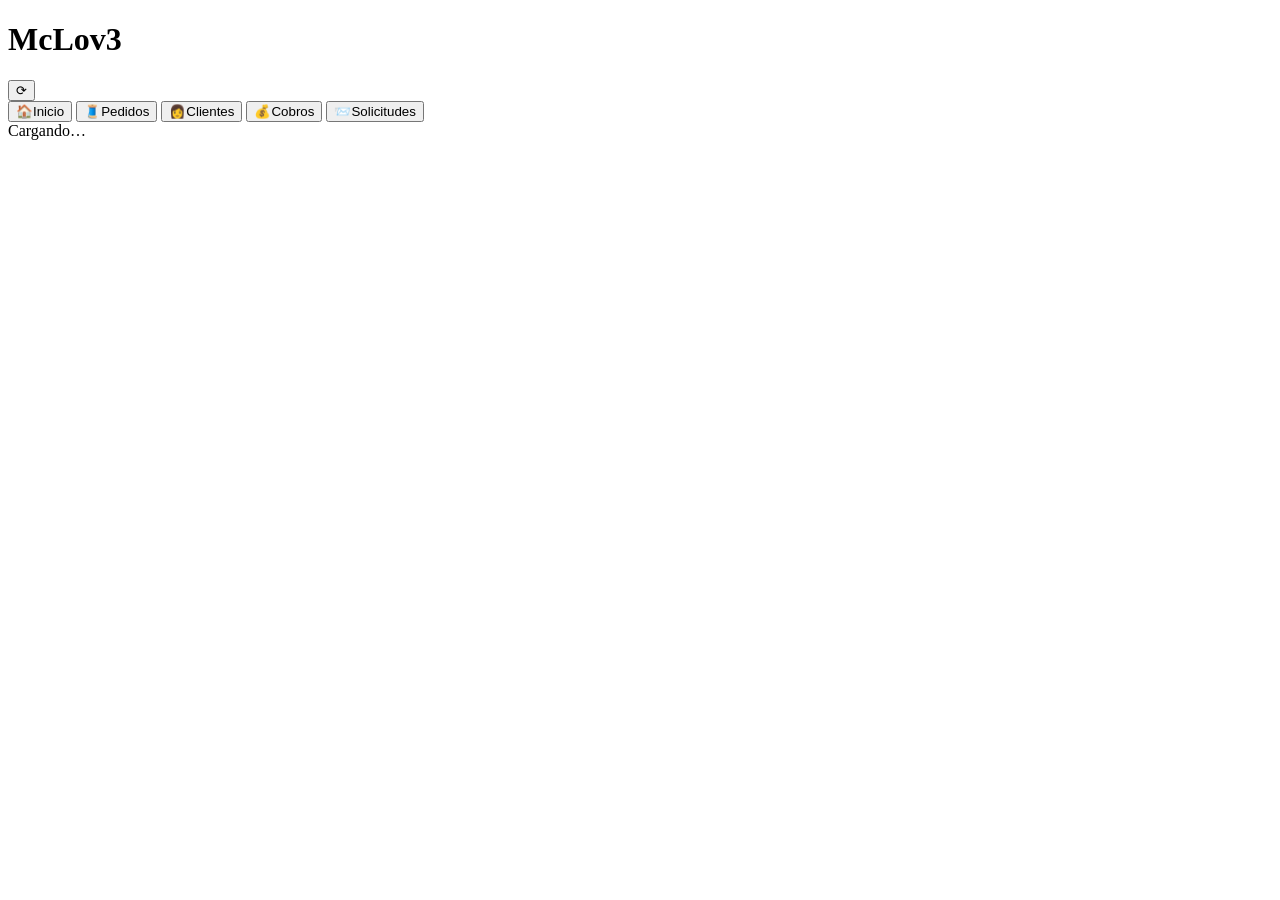
<file: crm/index.html>
<!DOCTYPE html>
<html lang="es">
<head>
  <base target="_top">
  <meta charset="utf-8">
  <meta name="viewport" content="width=device-width, initial-scale=1">
  <?!= include('estilos'); ?>
</head>
<body>
  <header class="barra">
    <button class="barra-btn" id="atras" data-accion="atras" aria-label="Regresar" hidden>‹</button>
    <h1 id="titulo">McLov3</h1>
    <button class="barra-btn" data-accion="recargar" aria-label="Actualizar datos">⟳</button>
  </header>

  <nav class="tabs" id="tabs" aria-label="Secciones">
    <button data-ir="inicio" data-tab="inicio"><span class="tab-ico">🏠</span>Inicio</button>
    <button data-ir="pedidos" data-tab="pedidos"><span class="tab-ico">🧵</span>Pedidos</button>
    <button data-ir="clientes" data-tab="clientes"><span class="tab-ico">👩</span>Clientes</button>
    <button data-ir="cobros" data-tab="cobros"><span class="tab-ico">💰</span>Cobros</button>
    <button data-ir="solicitudes" data-tab="solicitudes"><span class="tab-ico">📨</span>Solicitudes<b class="insignia" id="insignia" hidden></b></button>
  </nav>

  <main id="vista"><div class="cargando"><span class="giro"></span>Cargando…</div></main>

  <div class="toast" id="toast" role="status" aria-live="polite" hidden></div>

  <?!= include('app'); ?>
</body>
</html>
</file>
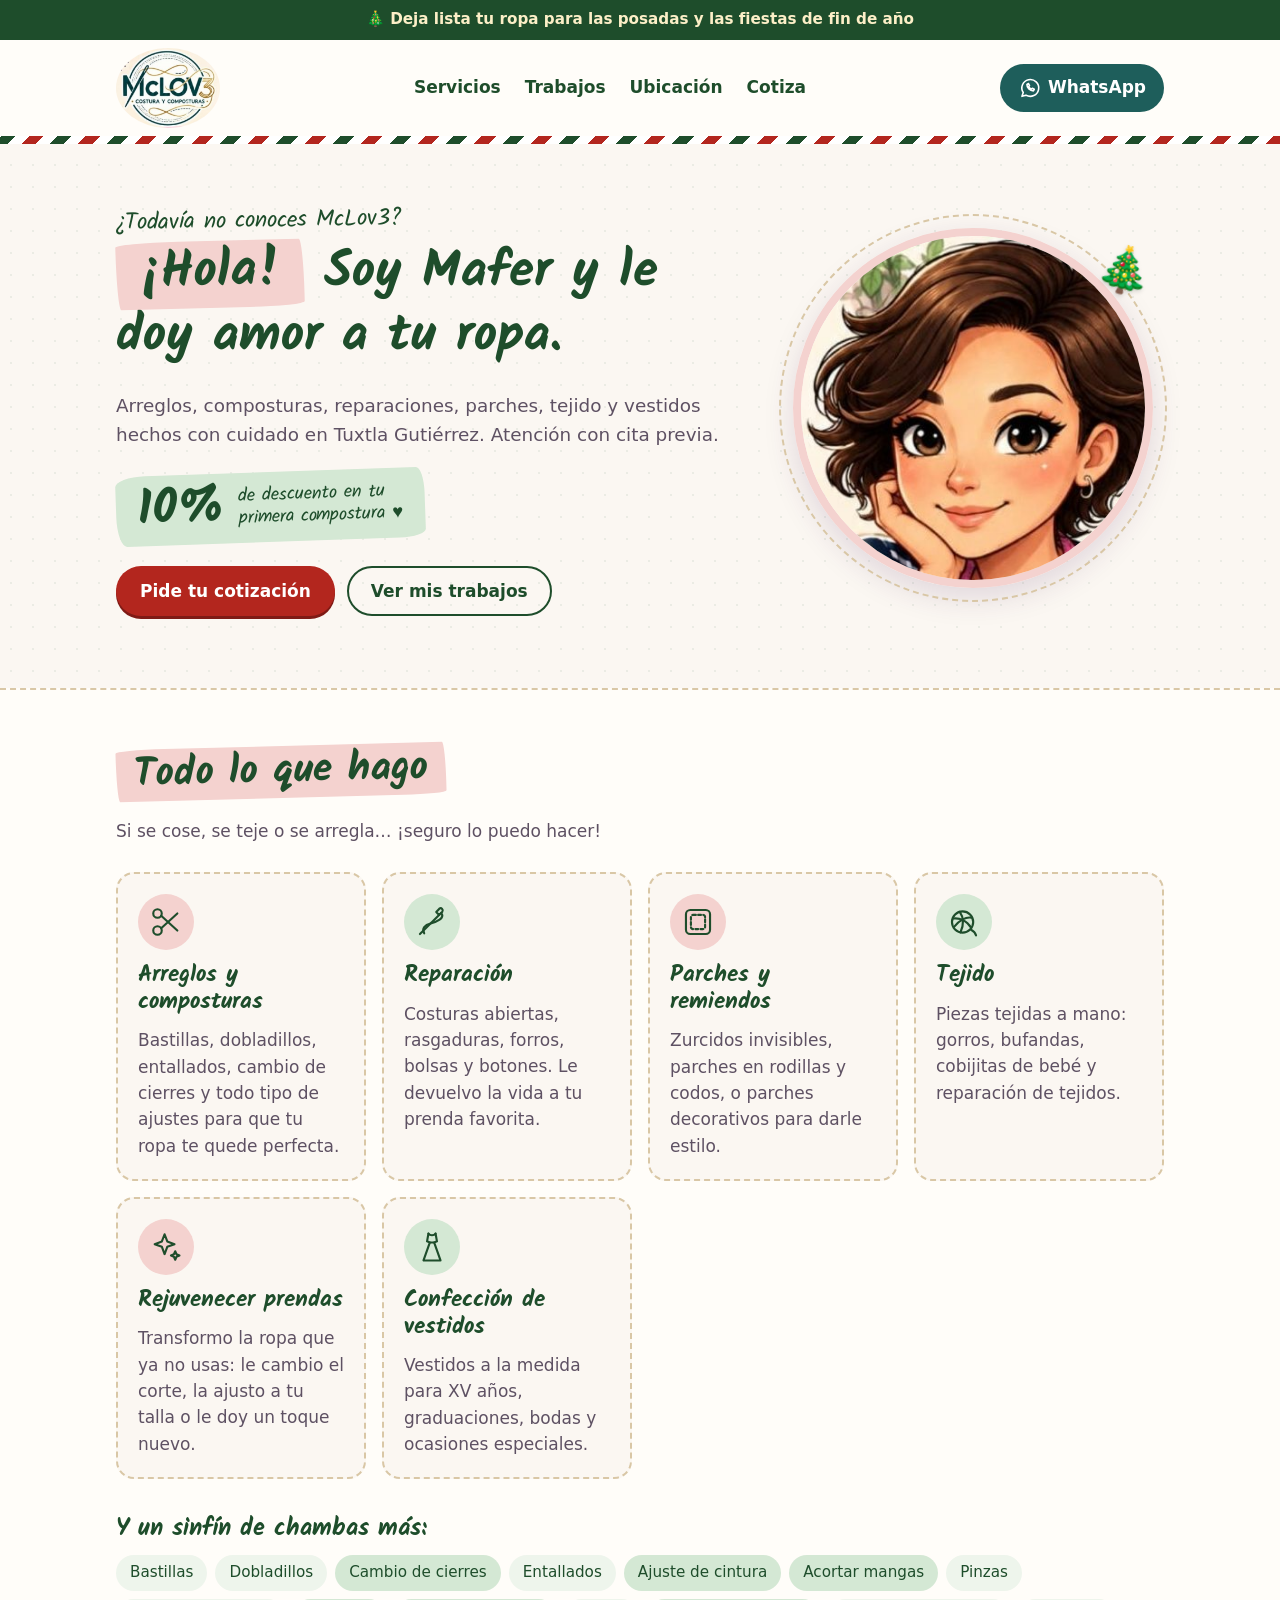
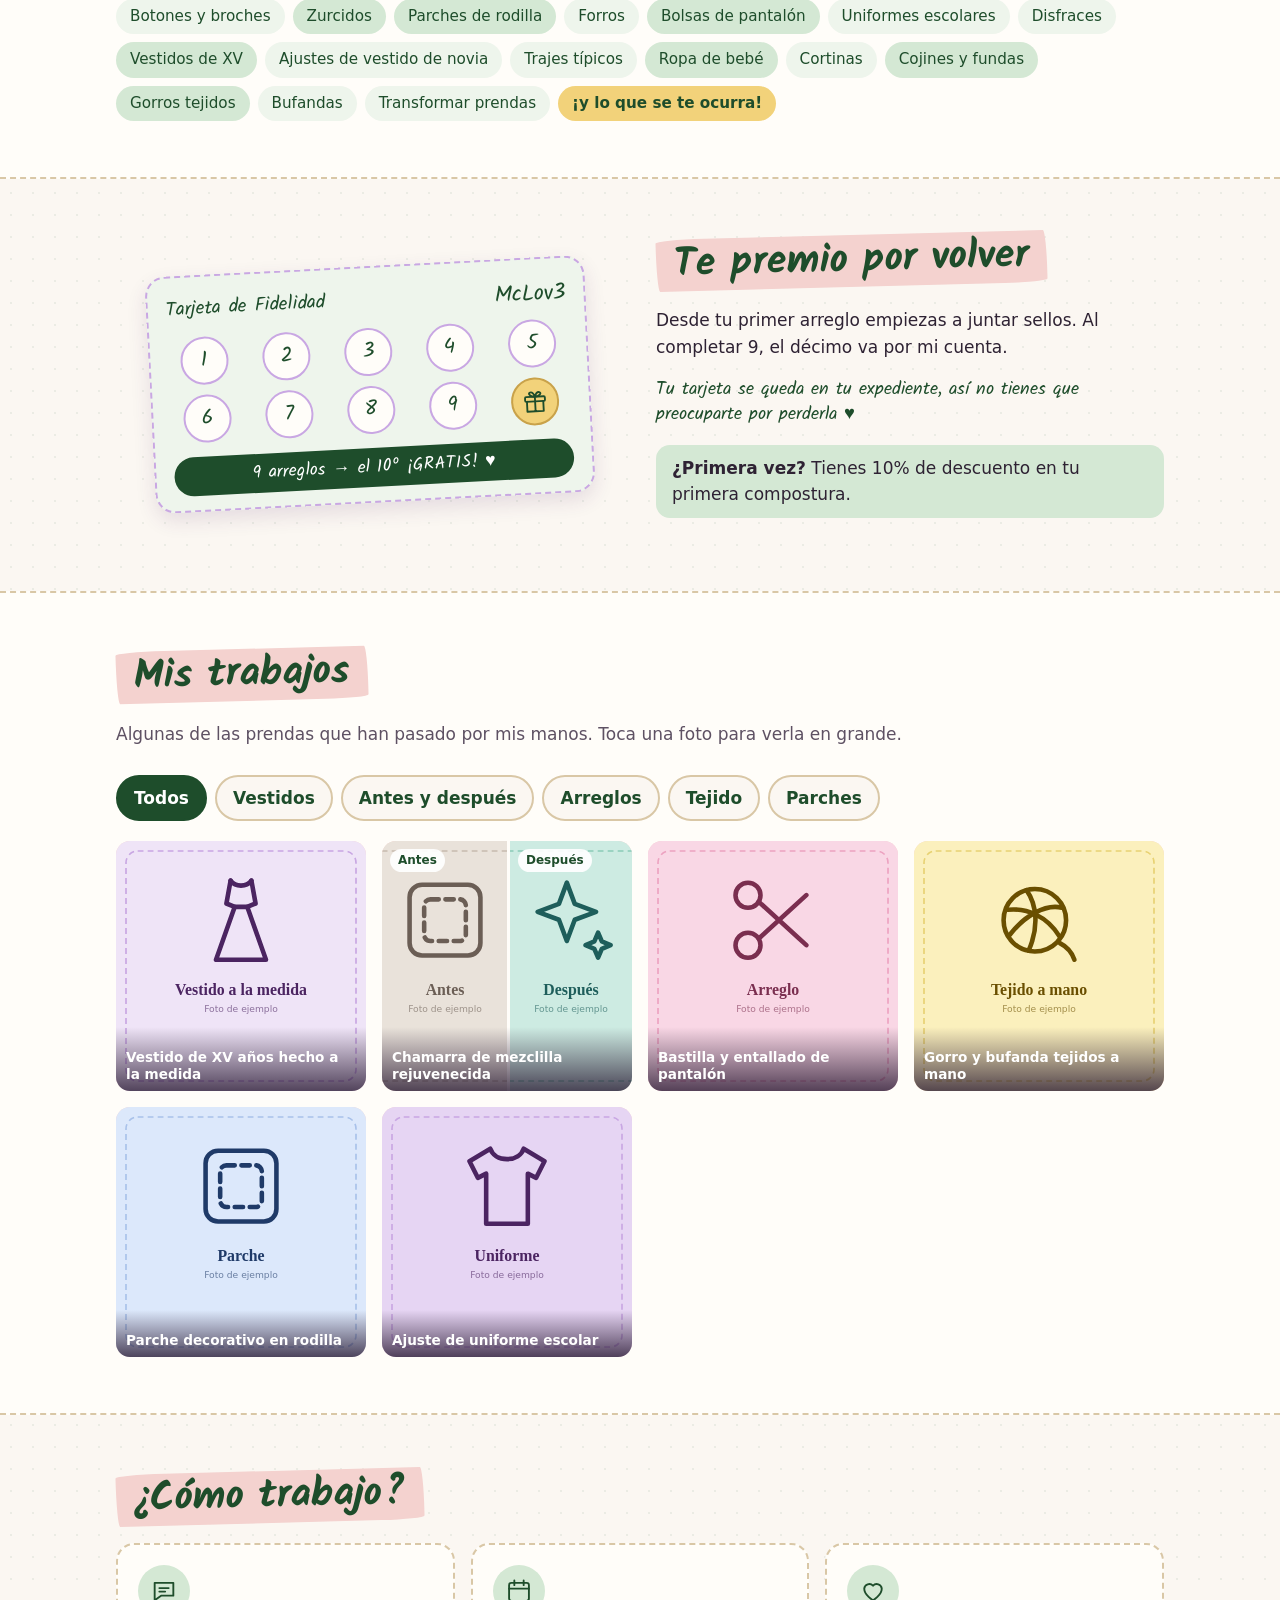
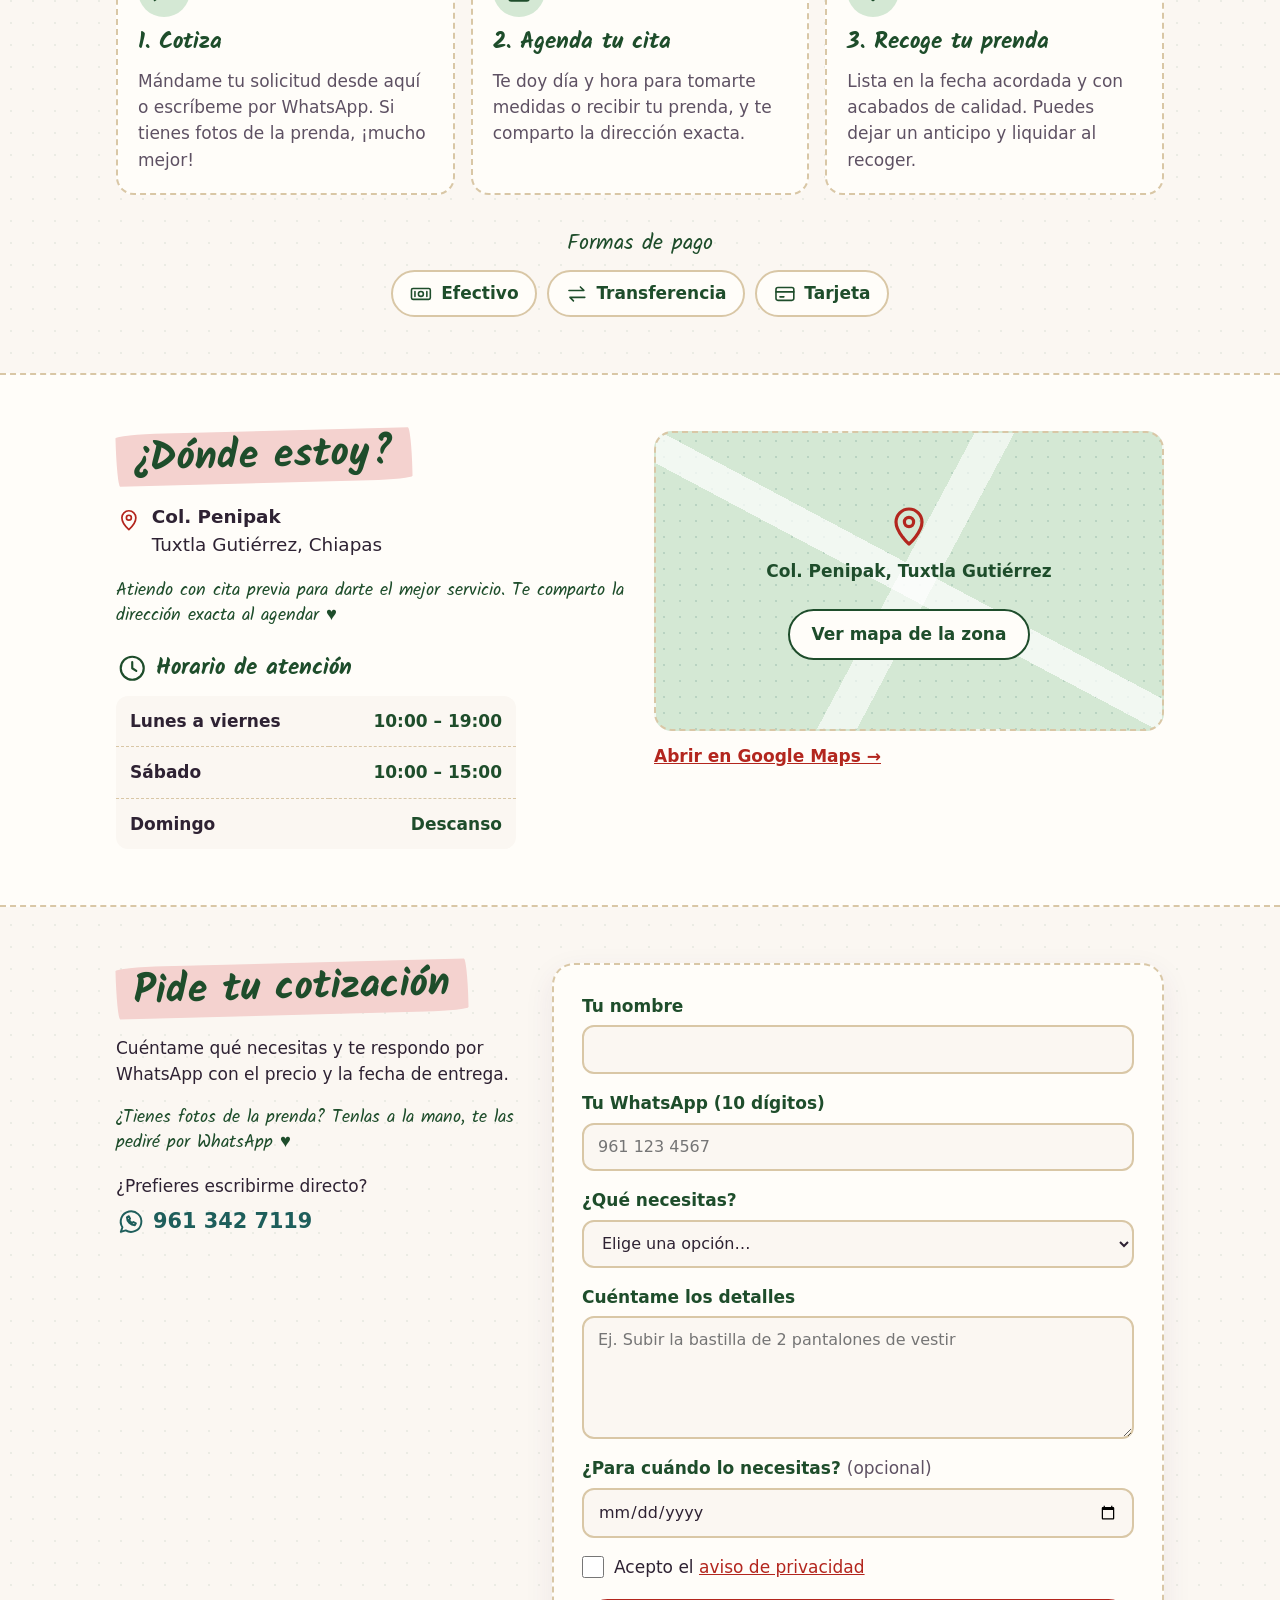
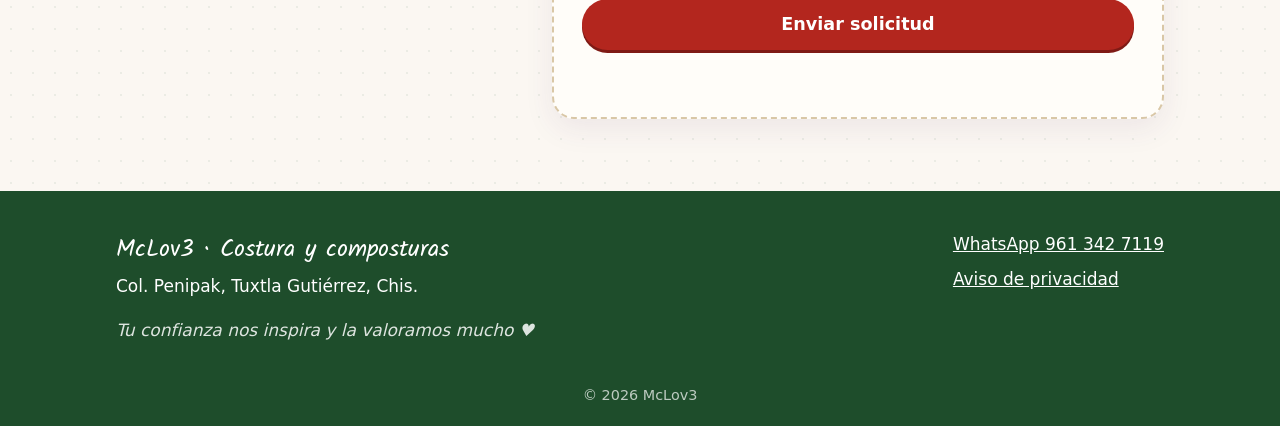
<file: landing/index.html>
<!doctype html>
<html lang="es-MX" data-tema="base">
<head>
  <meta charset="utf-8">
  <meta name="viewport" content="width=device-width, initial-scale=1">
  <title>McLov3 · Costura y composturas en Tuxtla Gutiérrez</title>
  <meta name="description" content="Arreglos, composturas, reparaciones, parches, tejido, prendas rejuvenecidas y vestidos a la medida en Col. Penipak, Tuxtla Gutiérrez, Chiapas. Atención con cita previa.">
  <meta name="theme-color" content="#4B2461">

  <!-- ✏️ EDITAR: si cambia la dirección de la página (por ejemplo, con dominio propio), actualízala aquí y en el bloque ld+json -->
  <meta property="og:type" content="website">
  <meta property="og:locale" content="es_MX">
  <meta property="og:title" content="McLov3 · Costura y composturas">
  <meta property="og:description" content="Arreglos, composturas, parches, tejido y vestidos en Tuxtla Gutiérrez. 10% de descuento en tu primera compostura.">
  <meta property="og:image" content="https://demonicokaz.github.io/mclov3/img/og.jpg">
  <meta property="og:url" content="https://demonicokaz.github.io/mclov3/">
  <meta name="twitter:card" content="summary_large_image">

  <link rel="icon" href="img/favicon.svg" type="image/svg+xml">
  <link rel="apple-touch-icon" href="img/icono-180.png">
  <link rel="preconnect" href="https://fonts.googleapis.com">
  <link rel="preconnect" href="https://fonts.gstatic.com" crossorigin>
  <link rel="stylesheet" href="https://fonts.googleapis.com/css2?family=Kalam:wght@700&display=swap">
  <link rel="stylesheet" href="css/estilos.css">
  <link rel="stylesheet" href="css/temporadas.css">

  <script src="js/config.js"></script>
  <script>
    /* Elige el tema de temporada antes de pintar la página (sin parpadeo).
       Vista previa de un tema: agrega ?tema=navidad a la dirección. */
    (function (C) {
      var q = /[?&]tema=([a-z-]+)/.exec(location.search);
      var fijo = (q && q[1]) || C.TEMA_FIJO;
      var d = new Date(), hoy = (d.getMonth() + 1) * 100 + d.getDate();
      var lista = C.TEMPORADAS || [], tema = fijo || "base", aviso = "";
      function n(s) { return +String(s).replace("-", ""); }
      for (var i = 0; i < lista.length; i++) {
        var t = lista[i], a = n(t.desde), b = n(t.hasta);
        var dentro = a <= b ? (hoy >= a && hoy <= b) : (hoy >= a || hoy <= b);
        if (fijo ? t.tema === fijo : dentro) { tema = t.tema; aviso = t.aviso || ""; break; }
      }
      document.documentElement.setAttribute("data-tema", tema);
      C.temaActual = tema;
      C.avisoActual = aviso;
    })(window.MCLOV || {});
  </script>

  <script type="application/ld+json">
  {
    "@context": "https://schema.org",
    "@type": "LocalBusiness",
    "name": "McLov3 Costura y Composturas",
    "description": "Arreglos, composturas, reparaciones, parches, tejido y confección de vestidos. Atención con cita previa.",
    "image": "https://demonicokaz.github.io/mclov3/img/og.jpg",
    "telephone": "+52 961 342 7119",
    "priceRange": "$",
    "areaServed": "Tuxtla Gutiérrez, Chiapas",
    "address": {
      "@type": "PostalAddress",
      "addressLocality": "Tuxtla Gutiérrez",
      "addressRegion": "Chiapas",
      "addressCountry": "MX"
    },
    "openingHoursSpecification": [
      { "@type": "OpeningHoursSpecification", "dayOfWeek": ["Monday", "Tuesday", "Wednesday", "Thursday", "Friday"], "opens": "10:00", "closes": "19:00" },
      { "@type": "OpeningHoursSpecification", "dayOfWeek": "Saturday", "opens": "10:00", "closes": "15:00" }
    ]
  }
  </script>
</head>
<body>
  <!-- Íconos (se reutilizan con <svg><use href="#i-nombre"/></svg>) -->
  <svg width="0" height="0" style="position:absolute" aria-hidden="true">
    <defs>
      <symbol id="i-tijeras" viewBox="0 0 24 24"><circle cx="6" cy="6" r="3"/><circle cx="6" cy="18" r="3"/><path d="M8.6 7.6 20 18M8.6 16.4 20 6"/></symbol>
      <symbol id="i-aguja" viewBox="0 0 24 24"><path d="M3.5 20.5 17 7"/><path d="M17 7l2.3-2.3a1.5 1.5 0 0 0-2.1-2.1L15 5z"/><path d="M18.5 5.5c3 4-3.5 6.5-7.5 7.5s-6.5 3.5-4.5 7"/></symbol>
      <symbol id="i-parche" viewBox="0 0 24 24"><rect x="3.5" y="3.5" width="17" height="17" rx="3"/><rect x="7" y="7" width="10" height="10" rx="1.5" stroke-dasharray="2 1.6"/></symbol>
      <symbol id="i-tejido" viewBox="0 0 24 24"><circle cx="11" cy="12" r="7.5"/><path d="M4.5 9.5c4.5-.5 9.5 1.5 12.5 6.5M5 15.5c3.5-4.5 8.5-7.5 12.5-6.5M9 4.8c2.5 3.5 3 9 .5 14.5"/><path d="M17 17.5c2 1 3 2.5 3.5 4"/></symbol>
      <symbol id="i-brillo" viewBox="0 0 24 24"><path d="M11 3l1.9 5.1L18 10l-5.1 1.9L11 17l-1.9-5.1L4 10l5.1-1.9z"/><path d="M18.5 15l.9 2.1 2.1.9-2.1.9-.9 2.1-.9-2.1-2.1-.9 2.1-.9z"/></symbol>
      <symbol id="i-vestido" viewBox="0 0 24 24"><path d="M9.5 2.5 8.5 8l2 .8L6 21.5h12L13.5 8.8l2-.8-1-5.5"/><path d="M9.5 2.5c1.2 1.6 3.8 1.6 5 0M10.5 8.8h3"/></symbol>
      <symbol id="i-calendario" viewBox="0 0 24 24"><rect x="3.5" y="5" width="17" height="15.5" rx="2"/><path d="M3.5 10h17M8 3v4M16 3v4"/></symbol>
      <symbol id="i-corazon" viewBox="0 0 24 24"><path d="M12 20s-7.5-4.6-7.5-10A4.3 4.3 0 0 1 12 7.5 4.3 4.3 0 0 1 19.5 10c0 5.4-7.5 10-7.5 10z"/></symbol>
      <symbol id="i-chat" viewBox="0 0 24 24"><path d="M4 20.5l1.3-3.8A8.5 8.5 0 1 1 8 19.3z"/><path d="M9 8.5c0 3.5 3 6.5 6.5 6.5l.9-1.6-2-1-1 .8a4.6 4.6 0 0 1-2.6-2.6l.8-1-1-2z"/></symbol>
      <symbol id="i-pin" viewBox="0 0 24 24"><path d="M12 21s-6.5-5.8-6.5-11a6.5 6.5 0 0 1 13 0c0 5.2-6.5 11-6.5 11z"/><circle cx="12" cy="10" r="2.3"/></symbol>
      <symbol id="i-reloj" viewBox="0 0 24 24"><circle cx="12" cy="12" r="8.5"/><path d="M12 7.5V12l3 2"/></symbol>
      <symbol id="i-regalo" viewBox="0 0 24 24"><rect x="3.5" y="8" width="17" height="4" rx="1"/><path d="M5 12v8.5h14V12M12 8v12.5M12 8S10.5 3.5 8 4.2 8.5 8 12 8zm0 0s1.5-4.5 4-3.8S15.5 8 12 8z"/></symbol>
      <symbol id="i-tarjeta" viewBox="0 0 24 24"><rect x="3" y="5.5" width="18" height="13" rx="2"/><path d="M3 10h18M7 15h4"/></symbol>
      <symbol id="i-billete" viewBox="0 0 24 24"><rect x="2.5" y="6.5" width="19" height="11" rx="1.5"/><circle cx="12" cy="12" r="2.5"/><path d="M6 9.5v5M18 9.5v5"/></symbol>
      <symbol id="i-transfer" viewBox="0 0 24 24"><path d="M4 8.5h15l-3.5-3.5M20 15.5H5l3.5 3.5"/></symbol>
      <symbol id="i-mensaje" viewBox="0 0 24 24"><path d="M4 5h16v11H9.5L4 20z"/><path d="M8 9.5h8M8 12.5h5"/></symbol>
    </defs>
  </svg>

  <a class="saltar" href="#contenido">Saltar al contenido</a>

  <!-- Aviso de temporada: el texto se cambia en js/config.js -->
  <a class="aviso-temporada" id="aviso" href="#cotiza" hidden></a>
  <script>(function (C) { var e = document.getElementById("aviso"); if (C.avisoActual) { e.textContent = C.avisoActual; e.hidden = false; } })(window.MCLOV || {});</script>

  <header class="cabecera">
    <div class="contenedor cabecera-fila">
      <a class="marca" href="#inicio"><img src="img/logo.jpg" alt="McLov3 Costura y composturas" width="370" height="285"></a>
      <nav class="menu" aria-label="Secciones">
        <a href="#servicios">Servicios</a>
        <a href="#trabajos">Trabajos</a>
        <a href="#ubicacion">Ubicación</a>
        <a href="#cotiza">Cotiza</a>
      </nav>
      <!-- ✏️ EDITAR: número de WhatsApp (52 + 10 dígitos) -->
      <a class="btn btn-wa" href="https://wa.me/529613427119" target="_blank" rel="noopener">
        <svg class="ico" aria-hidden="true"><use href="#i-chat"/></svg><span>WhatsApp</span>
      </a>
    </div>
    <div class="tira" aria-hidden="true"></div>
  </header>

  <main id="contenido">

    <!-- ============ INICIO ============ -->
    <section class="hero" id="inicio">
      <div class="contenedor hero-grid">
        <div class="hero-texto">
          <p class="pregunta">¿Todavía no conoces McLov3?</p>
          <!-- ✏️ EDITAR: nombre y frase de bienvenida -->
          <h1><span class="brocha">¡Hola!</span> Soy Mafer y le doy amor a tu ropa.</h1>
          <p class="lead">Arreglos, composturas, reparaciones, parches, tejido y vestidos hechos con cuidado en Tuxtla Gutiérrez. Atención con cita previa.</p>
          <p class="promo"><strong>10%</strong><span>de descuento en tu<br>primera compostura ♥</span></p>
          <div class="acciones">
            <a class="btn" href="#cotiza">Pide tu cotización</a>
            <a class="btn btn-sec" href="#trabajos">Ver mis trabajos</a>
          </div>
        </div>
        <figure class="hero-foto">
          <!-- ✏️ EDITAR: reemplaza img/mafer.jpg por la ilustración original en buena calidad -->
          <img src="img/mafer.jpg" alt="Ilustración de Mafer, la costurera de McLov3" width="380" height="380">
        </figure>
      </div>
    </section>

    <!-- ============ SERVICIOS ============ -->
    <section class="seccion seccion-alt" id="servicios">
      <div class="contenedor">
        <h2 class="titulo"><span class="brocha">Todo lo que hago</span></h2>
        <p class="subtitulo">Si se cose, se teje o se arregla… ¡seguro lo puedo hacer!</p>

        <!-- ✏️ EDITAR: servicios (confirmar con ella) -->
        <div class="servicios">
          <article class="servicio">
            <span class="servicio-ico"><svg class="ico" aria-hidden="true"><use href="#i-tijeras"/></svg></span>
            <h3>Arreglos y composturas</h3>
            <p>Bastillas, dobladillos, entallados, cambio de cierres y todo tipo de ajustes para que tu ropa te quede perfecta.</p>
          </article>
          <article class="servicio">
            <span class="servicio-ico"><svg class="ico" aria-hidden="true"><use href="#i-aguja"/></svg></span>
            <h3>Reparación</h3>
            <p>Costuras abiertas, rasgaduras, forros, bolsas y botones. Le devuelvo la vida a tu prenda favorita.</p>
          </article>
          <article class="servicio">
            <span class="servicio-ico"><svg class="ico" aria-hidden="true"><use href="#i-parche"/></svg></span>
            <h3>Parches y remiendos</h3>
            <p>Zurcidos invisibles, parches en rodillas y codos, o parches decorativos para darle estilo.</p>
          </article>
          <article class="servicio">
            <span class="servicio-ico"><svg class="ico" aria-hidden="true"><use href="#i-tejido"/></svg></span>
            <h3>Tejido</h3>
            <p>Piezas tejidas a mano: gorros, bufandas, cobijitas de bebé y reparación de tejidos.</p>
          </article>
          <article class="servicio">
            <span class="servicio-ico"><svg class="ico" aria-hidden="true"><use href="#i-brillo"/></svg></span>
            <h3>Rejuvenecer prendas</h3>
            <p>Transformo la ropa que ya no usas: le cambio el corte, la ajusto a tu talla o le doy un toque nuevo.</p>
          </article>
          <article class="servicio">
            <span class="servicio-ico"><svg class="ico" aria-hidden="true"><use href="#i-vestido"/></svg></span>
            <h3>Confección de vestidos</h3>
            <p>Vestidos a la medida para XV años, graduaciones, bodas y ocasiones especiales.</p>
          </article>
        </div>

        <h3 class="chips-titulo">Y un sinfín de chambas más:</h3>
        <!-- ✏️ EDITAR: agrega o quita chambas -->
        <ul class="chips">
          <li>Bastillas</li><li>Dobladillos</li><li>Cambio de cierres</li><li>Entallados</li><li>Ajuste de cintura</li>
          <li>Acortar mangas</li><li>Pinzas</li><li>Botones y broches</li><li>Zurcidos</li><li>Parches de rodilla</li>
          <li>Forros</li><li>Bolsas de pantalón</li><li>Uniformes escolares</li><li>Disfraces</li><li>Vestidos de XV</li>
          <li>Ajustes de vestido de novia</li><li>Trajes típicos</li><li>Ropa de bebé</li><li>Cortinas</li>
          <li>Cojines y fundas</li><li>Gorros tejidos</li><li>Bufandas</li><li>Transformar prendas</li>
          <li class="chip-especial">¡y lo que se te ocurra!</li>
        </ul>
      </div>
    </section>

    <!-- ============ FIDELIDAD ============ -->
    <section class="seccion" id="fidelidad">
      <div class="contenedor fidelidad-grid">
        <div class="tarjeta-fid" role="img" aria-label="Tarjeta de fidelidad: con 9 arreglos, el décimo es gratis">
          <p class="tarjeta-fid-titulo">Tarjeta de Fidelidad <span>McLov3</span></p>
          <ol class="sellos" aria-hidden="true">
            <li>1</li><li>2</li><li>3</li><li>4</li><li>5</li><li>6</li><li>7</li><li>8</li><li>9</li>
            <li class="sello-regalo"><svg class="ico" aria-hidden="true"><use href="#i-regalo"/></svg></li>
          </ol>
          <p class="tarjeta-fid-pie">9 arreglos → el 10º ¡GRATIS! ♥</p>
        </div>
        <div class="fidelidad-texto">
          <h2 class="titulo"><span class="brocha">Te premio por volver</span></h2>
          <p>Desde tu primer arreglo empiezas a juntar sellos. Al completar 9, el décimo va por mi cuenta.</p>
          <p class="nota-mano">Tu tarjeta se queda en tu expediente, así no tienes que preocuparte por perderla ♥</p>
          <p class="promo-mini"><strong>¿Primera vez?</strong> Tienes 10% de descuento en tu primera compostura.</p>
        </div>
      </div>
    </section>

    <!-- ============ GALERÍA ============ -->
    <section class="seccion seccion-alt" id="trabajos">
      <div class="contenedor">
        <h2 class="titulo"><span class="brocha">Mis trabajos</span></h2>
        <p class="subtitulo">Algunas de las prendas que han pasado por mis manos. Toca una foto para verla en grande.</p>
        <!-- Las fotos se agregan en js/config.js (sección GALERIA) -->
        <div class="filtros" id="filtros" role="group" aria-label="Filtrar trabajos"></div>
        <div class="galeria" id="galeria"></div>
      </div>
    </section>

    <!-- ============ CÓMO TRABAJO ============ -->
    <section class="seccion" id="como">
      <div class="contenedor">
        <h2 class="titulo"><span class="brocha">¿Cómo trabajo?</span></h2>
        <ol class="pasos">
          <li class="paso">
            <span class="paso-ico"><svg class="ico" aria-hidden="true"><use href="#i-mensaje"/></svg></span>
            <h3>1. Cotiza</h3>
            <p>Mándame tu solicitud desde aquí o escríbeme por WhatsApp. Si tienes fotos de la prenda, ¡mucho mejor!</p>
          </li>
          <li class="paso">
            <span class="paso-ico"><svg class="ico" aria-hidden="true"><use href="#i-calendario"/></svg></span>
            <h3>2. Agenda tu cita</h3>
            <p>Te doy día y hora para tomarte medidas o recibir tu prenda, y te comparto la dirección exacta.</p>
          </li>
          <li class="paso">
            <span class="paso-ico"><svg class="ico" aria-hidden="true"><use href="#i-corazon"/></svg></span>
            <h3>3. Recoge tu prenda</h3>
            <p>Lista en la fecha acordada y con acabados de calidad. Puedes dejar un anticipo y liquidar al recoger.</p>
          </li>
        </ol>
        <div class="pagos">
          <p class="pagos-titulo">Formas de pago</p>
          <ul>
            <li><svg class="ico" aria-hidden="true"><use href="#i-billete"/></svg>Efectivo</li>
            <li><svg class="ico" aria-hidden="true"><use href="#i-transfer"/></svg>Transferencia</li>
            <li><svg class="ico" aria-hidden="true"><use href="#i-tarjeta"/></svg>Tarjeta</li>
          </ul>
        </div>
      </div>
    </section>

    <!-- ============ UBICACIÓN Y HORARIO ============ -->
    <section class="seccion seccion-alt" id="ubicacion">
      <div class="contenedor ubicacion-grid">
        <div>
          <h2 class="titulo"><span class="brocha">¿Dónde estoy?</span></h2>
          <p class="direccion">
            <svg class="ico" aria-hidden="true"><use href="#i-pin"/></svg>
            <span><strong>Col. Penipak</strong><br>Tuxtla Gutiérrez, Chiapas</span>
          </p>
          <p class="nota-mano">Atiendo con cita previa para darte el mejor servicio. Te comparto la dirección exacta al agendar ♥</p>

          <h3 class="horario-titulo"><svg class="ico" aria-hidden="true"><use href="#i-reloj"/></svg>Horario de atención</h3>
          <!-- ✏️ EDITAR: horario real (actualiza también el bloque "openingHoursSpecification" de arriba) -->
          <table class="horario">
            <tr><th scope="row">Lunes a viernes</th><td>10:00 – 19:00</td></tr>
            <tr><th scope="row">Sábado</th><td>10:00 – 15:00</td></tr>
            <tr><th scope="row">Domingo</th><td>Descanso</td></tr>
          </table>
        </div>
        <div>
          <div class="mapa" id="mapa">
            <div class="mapa-portada">
              <svg class="ico ico-grande" aria-hidden="true"><use href="#i-pin"/></svg>
              <p>Col. Penipak, Tuxtla Gutiérrez</p>
              <button type="button" class="btn btn-sec" id="ver-mapa"
                data-src="https://maps.google.com/maps?q=Penipak%2C%20Tuxtla%20Guti%C3%A9rrez%2C%20Chiapas&z=15&output=embed">Ver mapa de la zona</button>
            </div>
          </div>
          <a class="enlace" href="https://www.google.com/maps/search/?api=1&query=Penipak%2C+Tuxtla+Guti%C3%A9rrez%2C+Chiapas" target="_blank" rel="noopener">Abrir en Google Maps →</a>
        </div>
      </div>
    </section>

    <!-- ============ COTIZA ============ -->
    <section class="seccion" id="cotiza">
      <div class="contenedor cotiza-grid">
        <div class="cotiza-intro">
          <h2 class="titulo"><span class="brocha">Pide tu cotización</span></h2>
          <p>Cuéntame qué necesitas y te respondo por WhatsApp con el precio y la fecha de entrega.</p>
          <p class="nota-mano">¿Tienes fotos de la prenda? Tenlas a la mano, te las pediré por WhatsApp ♥</p>
          <p class="cotiza-wa">¿Prefieres escribirme directo?<br>
            <a href="https://wa.me/529613427119" target="_blank" rel="noopener"><svg class="ico" aria-hidden="true"><use href="#i-chat"/></svg>961 342 7119</a>
          </p>
        </div>

        <form class="formulario" id="form-cotiza" novalidate>
          <div class="campo">
            <label for="f-nombre">Tu nombre</label>
            <input id="f-nombre" name="nombre" required maxlength="80" autocomplete="name">
          </div>
          <div class="campo">
            <label for="f-telefono">Tu WhatsApp (10 dígitos)</label>
            <input id="f-telefono" name="telefono" type="tel" inputmode="numeric" required maxlength="16" autocomplete="tel-national" placeholder="961 123 4567">
          </div>
          <div class="campo">
            <label for="f-servicio">¿Qué necesitas?</label>
            <!-- ✏️ EDITAR: opciones del formulario -->
            <select id="f-servicio" name="servicio" required>
              <option value="">Elige una opción…</option>
              <option>Arreglo o compostura</option>
              <option>Reparación</option>
              <option>Parche o remiendo</option>
              <option>Tejido</option>
              <option>Rejuvenecer una prenda</option>
              <option>Confección de vestido</option>
              <option>Uniformes</option>
              <option>Otro</option>
            </select>
          </div>
          <div class="campo">
            <label for="f-mensaje">Cuéntame los detalles</label>
            <textarea id="f-mensaje" name="mensaje" rows="4" maxlength="1000" placeholder="Ej. Subir la bastilla de 2 pantalones de vestir"></textarea>
          </div>
          <div class="campo">
            <label for="f-fecha">¿Para cuándo lo necesitas? <span class="opcional">(opcional)</span></label>
            <input id="f-fecha" name="fecha_deseada" type="date">
          </div>
          <!-- Campo trampa contra robots: debe quedar vacío -->
          <div class="trampa" aria-hidden="true">
            <label for="f-web">No llenar este campo</label>
            <input id="f-web" name="sitio_web" tabindex="-1" autocomplete="off">
          </div>
          <label class="casilla">
            <input type="checkbox" name="acepto" required>
            <span>Acepto el <a href="aviso-privacidad.html" target="_blank">aviso de privacidad</a></span>
          </label>
          <button class="btn btn-grande" type="submit" id="f-enviar">Enviar solicitud</button>
          <p class="form-estado" id="form-estado" role="status" aria-live="polite"></p>
        </form>
      </div>
    </section>
  </main>

  <footer class="pie">
    <div class="contenedor pie-grid">
      <div>
        <p class="pie-marca">McLov3 · Costura y composturas</p>
        <p>Col. Penipak, Tuxtla Gutiérrez, Chis.</p>
        <p class="pie-frase">Tu confianza nos inspira y la valoramos mucho ♥</p>
      </div>
      <ul class="pie-enlaces">
        <li><a href="https://wa.me/529613427119" target="_blank" rel="noopener">WhatsApp 961 342 7119</a></li>
        <!-- ✏️ EDITAR: redes sociales (quita los comentarios cuando tengas el enlace)
        <li><a href="https://facebook.com/..." target="_blank" rel="noopener">Facebook</a></li>
        <li><a href="https://instagram.com/..." target="_blank" rel="noopener">Instagram</a></li>
        -->
        <li><a href="aviso-privacidad.html">Aviso de privacidad</a></li>
      </ul>
    </div>
    <p class="pie-copy">© <span id="anio">2026</span> McLov3</p>
  </footer>

  <!-- Visor de fotos -->
  <dialog class="visor" id="visor" aria-label="Foto ampliada">
    <form method="dialog"><button class="visor-cerrar" aria-label="Cerrar">×</button></form>
    <div class="visor-fotos" id="visor-fotos"></div>
    <p class="visor-titulo" id="visor-titulo"></p>
  </dialog>

  <script src="js/main.js" defer></script>
</body>
</html>
</file>
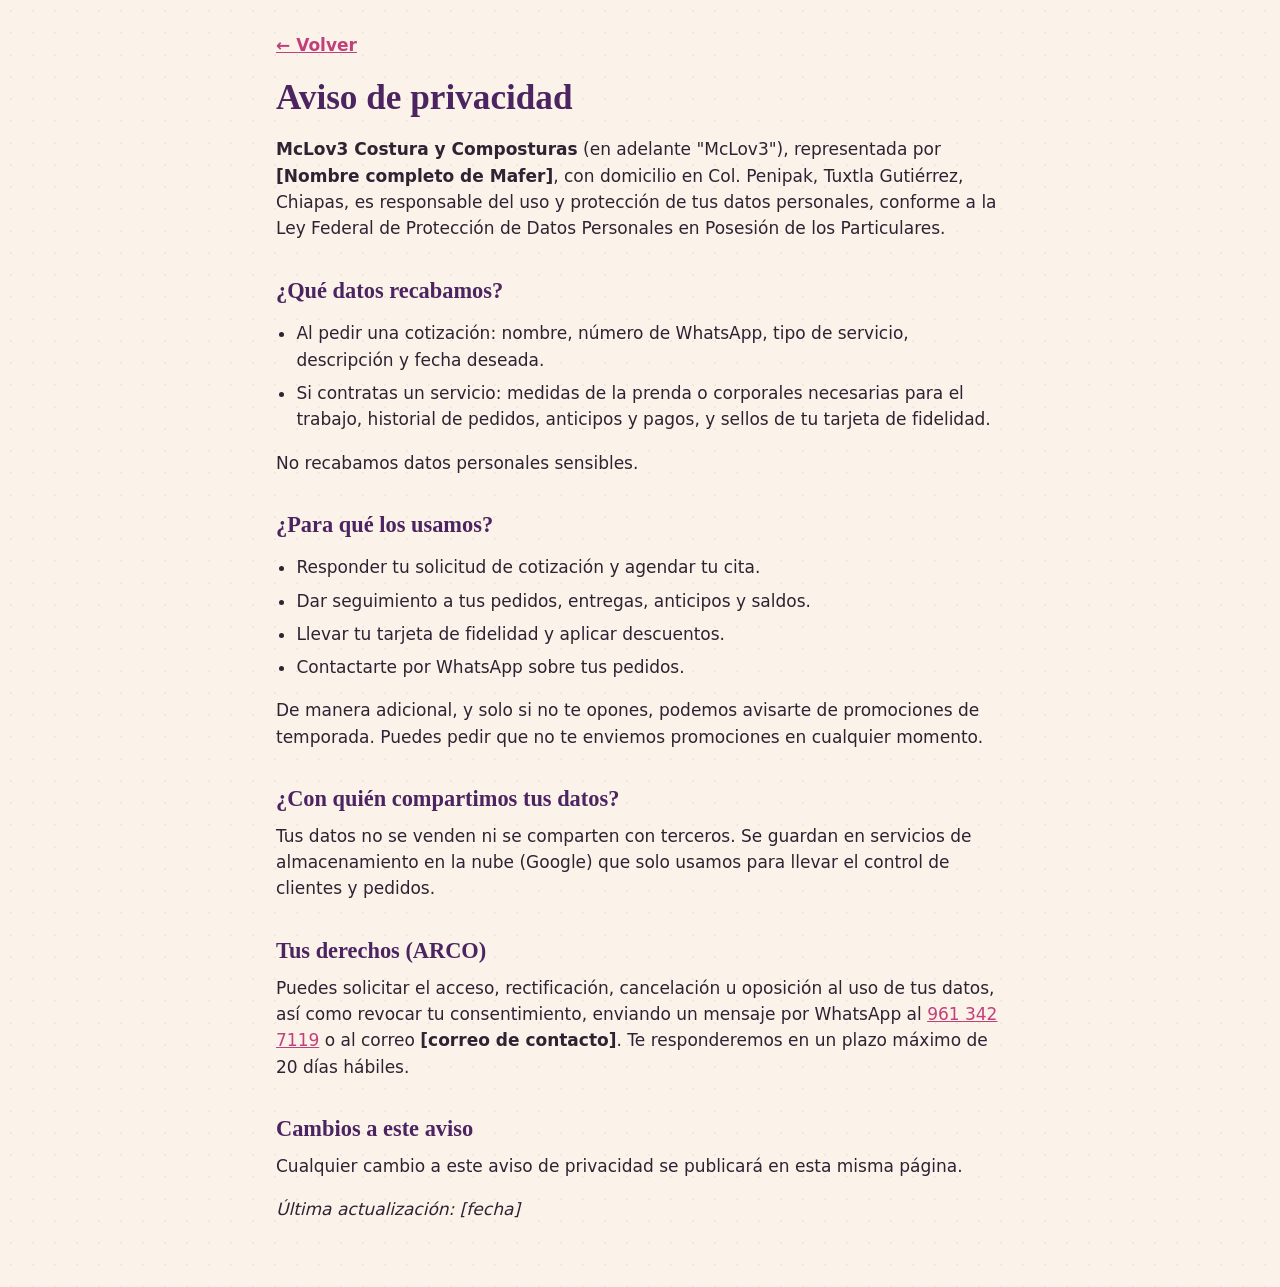
<file: landing/aviso-privacidad.html>
<!doctype html>
<html lang="es-MX" data-tema="base">
<head>
  <meta charset="utf-8">
  <meta name="viewport" content="width=device-width, initial-scale=1">
  <title>Aviso de privacidad · McLov3</title>
  <meta name="robots" content="noindex">
  <link rel="icon" href="img/favicon.svg" type="image/svg+xml">
  <link rel="stylesheet" href="css/estilos.css">
  <style>
    .legal { max-width: 760px; padding-top: 32px; padding-bottom: 48px; }
    .legal h1 { font-size: 2.2rem; }
    .legal h2 { font-size: 1.4rem; margin-top: 1.6em; }
    .legal ul { padding-left: 1.2em; }
    .legal li { margin-bottom: .4em; }
    .volver { display: inline-block; margin-bottom: 20px; font-weight: 700; }
  </style>
</head>
<body>
  <!-- ✏️ EDITAR: revisar este texto con Mafer (nombre completo, correo de contacto y fecha) -->
  <main class="contenedor legal">
    <a class="volver" href="index.html">← Volver</a>
    <h1>Aviso de privacidad</h1>
    <p><strong>McLov3 Costura y Composturas</strong> (en adelante "McLov3"), representada por <strong>[Nombre completo de Mafer]</strong>, con domicilio en Col. Penipak, Tuxtla Gutiérrez, Chiapas, es responsable del uso y protección de tus datos personales, conforme a la Ley Federal de Protección de Datos Personales en Posesión de los Particulares.</p>

    <h2>¿Qué datos recabamos?</h2>
    <ul>
      <li>Al pedir una cotización: nombre, número de WhatsApp, tipo de servicio, descripción y fecha deseada.</li>
      <li>Si contratas un servicio: medidas de la prenda o corporales necesarias para el trabajo, historial de pedidos, anticipos y pagos, y sellos de tu tarjeta de fidelidad.</li>
    </ul>
    <p>No recabamos datos personales sensibles.</p>

    <h2>¿Para qué los usamos?</h2>
    <ul>
      <li>Responder tu solicitud de cotización y agendar tu cita.</li>
      <li>Dar seguimiento a tus pedidos, entregas, anticipos y saldos.</li>
      <li>Llevar tu tarjeta de fidelidad y aplicar descuentos.</li>
      <li>Contactarte por WhatsApp sobre tus pedidos.</li>
    </ul>
    <p>De manera adicional, y solo si no te opones, podemos avisarte de promociones de temporada. Puedes pedir que no te enviemos promociones en cualquier momento.</p>

    <h2>¿Con quién compartimos tus datos?</h2>
    <p>Tus datos no se venden ni se comparten con terceros. Se guardan en servicios de almacenamiento en la nube (Google) que solo usamos para llevar el control de clientes y pedidos.</p>

    <h2>Tus derechos (ARCO)</h2>
    <p>Puedes solicitar el acceso, rectificación, cancelación u oposición al uso de tus datos, así como revocar tu consentimiento, enviando un mensaje por WhatsApp al <a href="https://wa.me/529613427119">961 342 7119</a> o al correo <strong>[correo de contacto]</strong>. Te responderemos en un plazo máximo de 20 días hábiles.</p>

    <h2>Cambios a este aviso</h2>
    <p>Cualquier cambio a este aviso de privacidad se publicará en esta misma página.</p>

    <p><em>Última actualización: [fecha]</em></p>
  </main>
</body>
</html>
</file>
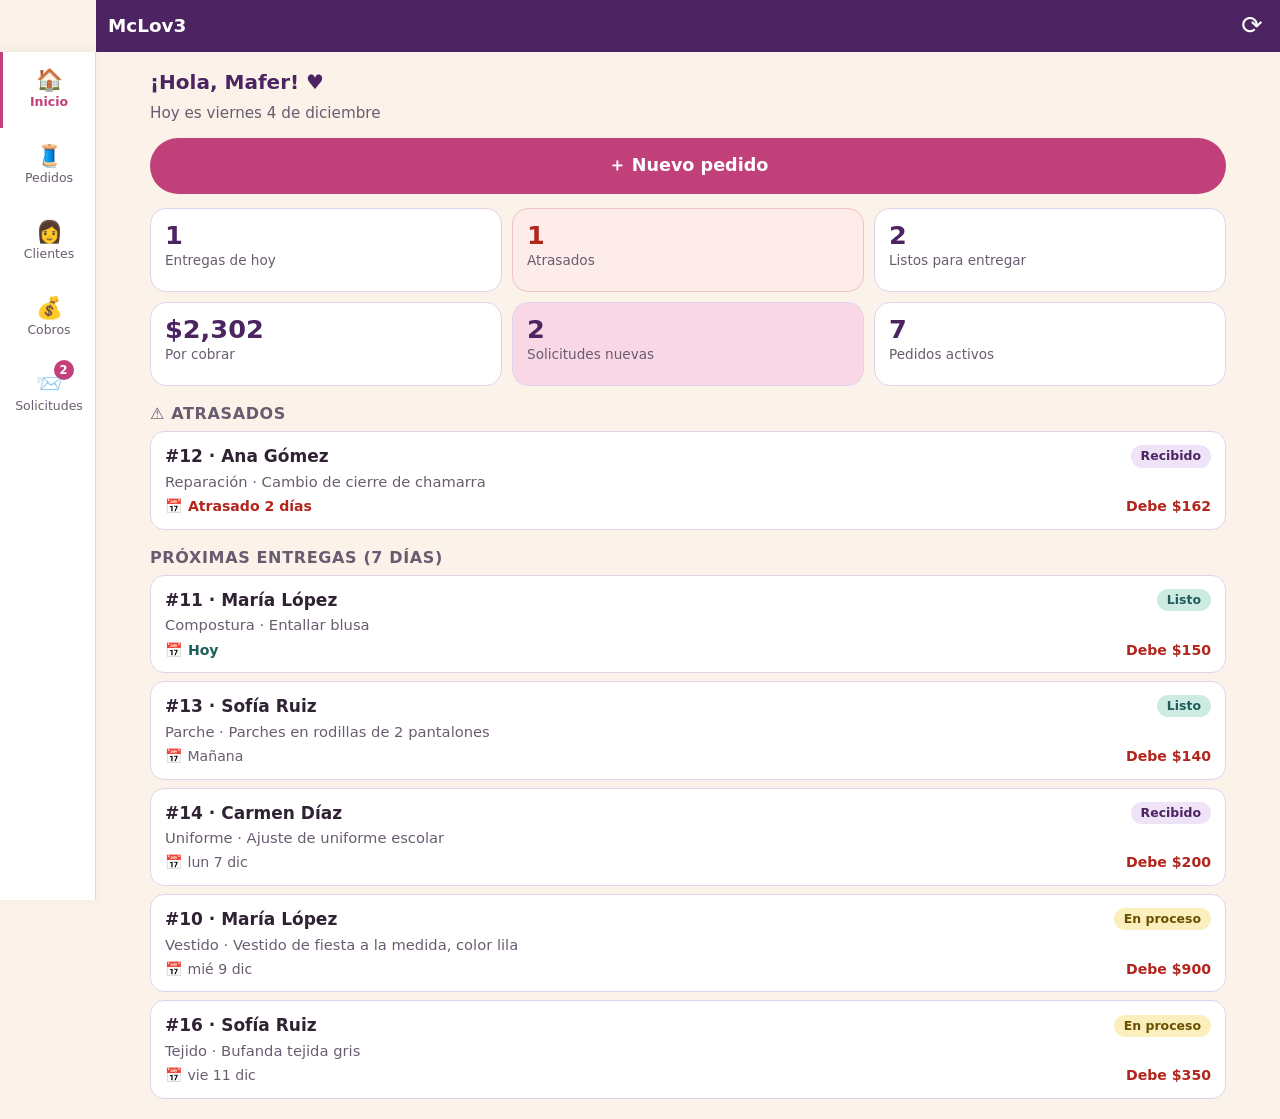
<file: crm/dev/preview.html>
<!doctype html>
<html lang="es">
<head>
  <meta charset="utf-8">
  <meta name="viewport" content="width=device-width, initial-scale=1">
  <title>Vista previa · McLov3 CRM</title>
</head>
<body>
  <p style="font-family:sans-serif;padding:16px">Cargando vista previa…</p>
  <script>
    /* Arma la misma página que sirve Apps Script (index + estilos + app),
       pero con servidor-falso.js en lugar de Google. Solo para pruebas locales. */
    Promise.all(['../index.html', '../estilos.html', '../app.html'].map(function (f) {
      return fetch(f, { cache: 'no-store' }).then(function (r) { return r.text(); });
    })).then(function (t) {
      var html = t[0]
        .replace('<base target="_top">', '')
        .replace(/<\?!=\s*include\('estilos'\);?\s*\?>/, function () { return t[1]; })
        .replace(/<\?!=\s*include\('app'\);?\s*\?>/, function () { return '<script src="servidor-falso.js"><\/script>' + t[2]; });
      document.open();
      document.write(html);
      document.close();
    });
  </script>
</body>
</html>
</file>
<file: landing/css/estilos.css>
/* =====================================================================
   McLov3 · estilos base
   Los colores son variables: cada temporada las cambia en temporadas.css
   Compatibilidad: navegadores de 2020 en adelante (tablets y celulares viejos)
   ===================================================================== */

:root {
  /* Paleta de marca (sacada de sus publicaciones) */
  --crema: #FBF3E9;
  --papel: #FFFDF9;
  --lila: #C9A7E3;
  --lila-suave: #EFE4F7;
  --morado: #4B2461;
  --rosa: #F2B5CF;
  --rosa-fuerte: #C2407A;
  --teal: #1E5E5B;
  --dorado: #C9A24A;
  --menta: #BFE6DB;
  --amarillo: #F6E27F;
  --tinta: #2E2233;

  /* Roles (esto es lo que cambian las temporadas) */
  --fondo: var(--crema);
  --superficie: var(--papel);
  --texto: var(--tinta);
  --texto-suave: #5E5163;
  --titulo: var(--morado);
  --primario: var(--rosa-fuerte);
  --primario-sombra: #8F2A58;
  --marca: var(--teal);
  --brocha-1: #E6D5F3;
  --brocha-2: #F7C9DC;
  --resalte: var(--amarillo);
  --icono-bg: var(--lila-suave);
  --icono-bg-2: var(--menta);
  --borde: #D9C3E8;
  --chip-bg: #F3E8F9;
  --puntos: rgba(75, 36, 97, .06);
  --aviso-bg: var(--morado);
  --aviso-texto: #fff;
  --pie-bg: var(--morado);
  --tarjeta-fid-bg: var(--lila-suave);
  --tira: repeating-linear-gradient(90deg, var(--lila) 0 14px, transparent 14px 24px);
  --tira-alto: 4px;
  --deco: "🧵";

  --radio: 18px;
  --letra-mano: "Kalam", "Segoe Print", "Comic Sans MS", cursive;
  --letra: system-ui, -apple-system, "Segoe UI", Roboto, "Helvetica Neue", Arial, sans-serif;
}

/* ---------- Base ---------- */
*, *::before, *::after { box-sizing: border-box; }
html { -webkit-text-size-adjust: 100%; scroll-behavior: smooth; }
body {
  margin: 0;
  font-family: var(--letra);
  font-size: 1.0625rem;
  line-height: 1.55;
  color: var(--texto);
  background-color: var(--fondo);
  background-image: radial-gradient(var(--puntos) 1px, transparent 1.2px);
  background-size: 22px 22px;
}
img, svg { display: block; max-width: 100%; }
img { height: auto; }
a { color: var(--primario); }
h1, h2, h3 { font-family: var(--letra-mano); color: var(--titulo); line-height: 1.15; margin: 0 0 .5em; }
p { margin: 0 0 1em; }
button, input, select, textarea { font: inherit; color: inherit; }
:focus-visible { outline: 3px solid var(--primario); outline-offset: 2px; }
[hidden] { display: none !important; }

.contenedor { max-width: 1080px; margin: 0 auto; padding: 0 16px; }
.ico { width: 1.4em; height: 1.4em; fill: none; stroke: currentColor; stroke-width: 1.6; stroke-linecap: round; stroke-linejoin: round; flex-shrink: 0; }
.ico-grande { width: 3rem; height: 3rem; }

.saltar { position: absolute; left: -9999px; top: 0; background: var(--superficie); padding: 8px 16px; z-index: 10; }
.saltar:focus { left: 8px; }

/* Trazo de "brocha" detrás de los títulos */
.brocha {
  display: inline-block;
  background: var(--brocha-1);
  padding: .05em .45em .1em;
  border-radius: 255px 18px 225px 18px / 18px 225px 18px 255px;
  transform: rotate(-1.5deg);
}

/* ---------- Botones ---------- */
.btn {
  display: inline-flex; align-items: center; justify-content: center;
  min-height: 48px; padding: 10px 22px;
  border: 2px solid transparent; border-radius: 999px;
  background: var(--primario); color: #fff;
  font-weight: 700; text-decoration: none; cursor: pointer;
  box-shadow: 0 3px 0 var(--primario-sombra);
  transition: transform .15s ease, box-shadow .15s ease;
}
.btn:hover { transform: translateY(-1px); box-shadow: 0 4px 0 var(--primario-sombra); }
.btn:active { transform: translateY(2px); box-shadow: 0 1px 0 var(--primario-sombra); }
.btn[disabled] { opacity: .6; cursor: wait; }
.btn-sec { background: transparent; color: var(--titulo); border-color: var(--titulo); box-shadow: none; }
.btn-sec:hover, .btn-sec:active { box-shadow: none; background: var(--brocha-1); }
.btn-wa { background: var(--marca); box-shadow: none; padding: 8px 16px; }
.btn-wa:hover, .btn-wa:active { box-shadow: none; }
.btn-wa .ico { margin-right: 6px; }
.btn-grande { width: 100%; font-size: 1.1rem; }

/* ---------- Aviso de temporada y cabecera ---------- */
.aviso-temporada {
  display: block; padding: 8px 16px; text-align: center;
  background: var(--aviso-bg); color: var(--aviso-texto);
  font-weight: 600; font-size: .95rem; text-decoration: none;
}
.cabecera { background: var(--superficie); }
.cabecera-fila {
  display: grid; align-items: center;
  grid-template-columns: 1fr auto;
  grid-template-areas: "marca wa" "menu menu";
  gap: 4px 12px; padding-top: 8px; padding-bottom: 4px;
}
.marca { grid-area: marca; justify-self: start; }
.marca img { height: 64px; width: auto; border-radius: 50%; }
.btn-wa { grid-area: wa; }
.menu {
  grid-area: menu; display: flex; overflow-x: auto; white-space: nowrap;
  margin: 0 -16px; padding: 0 12px; -webkit-overflow-scrolling: touch;
}
.menu a {
  padding: 10px 12px; color: var(--titulo); text-decoration: none; font-weight: 600;
  border-radius: 999px;
}
.menu a:hover { background: var(--brocha-1); }
.tira { height: var(--tira-alto); background: var(--tira); }

@media (min-width: 760px) {
  .cabecera-fila { grid-template-columns: auto 1fr auto; grid-template-areas: "marca menu wa"; padding-bottom: 8px; }
  .marca img { height: 80px; }
  .menu { justify-content: center; margin: 0; overflow: visible; }
}

/* ---------- Hero ---------- */
.hero { padding: 32px 0 48px; }
.hero-grid { display: grid; gap: 28px; align-items: center; }
.pregunta { font-family: var(--letra-mano); font-size: 1.45rem; color: var(--titulo); margin-bottom: .25em; transform: rotate(-1deg); }
.hero h1 { font-size: 2.3rem; }
.lead { font-size: 1.15rem; color: var(--texto-suave); max-width: 34em; }
.promo {
  display: inline-flex; align-items: center; gap: 12px;
  background: var(--brocha-2); padding: 10px 22px 12px;
  border-radius: 30px 8px 26px 10px / 10px 26px 8px 30px;
  transform: rotate(-2deg); margin: 4px 0 24px;
}
.promo strong { font-family: var(--letra-mano); font-size: 3rem; line-height: 1; color: var(--titulo); }
.promo span { font-family: var(--letra-mano); font-size: 1.15rem; line-height: 1.2; color: var(--titulo); }
.acciones { display: flex; flex-wrap: wrap; gap: 12px; }
.hero-foto { position: relative; margin: 0 auto; width: 72%; max-width: 300px; }
.hero-foto img {
  width: 100%; border-radius: 50%;
  border: 8px solid var(--brocha-1);
  box-shadow: 0 10px 30px rgba(75, 36, 97, .15);
}
.hero-foto::before {
  content: ""; position: absolute; top: -14px; right: -14px; bottom: -14px; left: -14px;
  border: 2px dashed var(--borde); border-radius: 50%; pointer-events: none;
}
.hero-foto::after {
  content: var(--deco); position: absolute; top: 2%; right: 0;
  font-size: 2.8rem; transform: rotate(14deg);
  filter: drop-shadow(0 2px 2px rgba(0, 0, 0, .15));
}

@media (min-width: 760px) {
  .hero { padding: 56px 0 72px; }
  .hero-grid { grid-template-columns: 1.25fr .75fr; }
  .hero h1 { font-size: 3.2rem; }
  .hero-foto { width: 100%; max-width: 360px; }
}

/* ---------- Secciones ---------- */
.seccion { padding: 56px 0; }
.seccion-alt { background: var(--superficie); border-top: 2px dashed var(--borde); border-bottom: 2px dashed var(--borde); }
.titulo { font-size: 2.1rem; }
.subtitulo { color: var(--texto-suave); margin-bottom: 28px; }
.nota-mano { font-family: var(--letra-mano); color: var(--titulo); font-size: 1.15rem; line-height: 1.35; }
@media (min-width: 760px) { .titulo { font-size: 2.5rem; } }

/* Servicios */
.servicios { display: grid; grid-template-columns: repeat(auto-fill, minmax(250px, 1fr)); gap: 16px; }
.servicio {
  background: var(--fondo); border: 2px dashed var(--borde); border-radius: var(--radio);
  padding: 20px;
}
.servicio h3 { font-size: 1.45rem; margin-top: 12px; }
.servicio p { margin: 0; color: var(--texto-suave); }
.servicio-ico {
  display: inline-flex; align-items: center; justify-content: center;
  width: 56px; height: 56px; border-radius: 50%;
  background: var(--icono-bg); color: var(--titulo);
}
.servicio:nth-child(even) .servicio-ico { background: var(--icono-bg-2); }
.servicio-ico .ico { width: 34px; height: 34px; stroke-width: 1.5; }

.chips-titulo { font-size: 1.5rem; margin-top: 36px; }
.chips { list-style: none; margin: 0; padding: 0; display: flex; flex-wrap: wrap; gap: 8px; }
.chips li { background: var(--chip-bg); color: var(--titulo); padding: 6px 14px; border-radius: 999px; font-size: .95rem; }
.chips li:nth-child(3n) { background: var(--brocha-2); }
.chips li:nth-child(5n) { background: var(--icono-bg-2); }
.chips .chip-especial { background: var(--resalte) !important; font-weight: 700; }

/* Tarjeta de fidelidad */
.fidelidad-grid { display: grid; gap: 32px; align-items: center; }
@media (min-width: 760px) { .fidelidad-grid { grid-template-columns: 1fr 1fr; } }
.tarjeta-fid {
  background: var(--tarjeta-fid-bg); border: 2px dashed var(--lila);
  border-radius: 20px; padding: 18px 18px 14px; max-width: 440px; width: 100%; margin: 0 auto;
  transform: rotate(-3deg); box-shadow: 0 8px 20px rgba(75, 36, 97, .12);
}
.tarjeta-fid-titulo { font-family: var(--letra-mano); color: var(--titulo); font-size: 1.2rem; margin-bottom: 12px; }
.tarjeta-fid-titulo span { float: right; font-size: 1.4rem; }
.sellos { list-style: none; margin: 0 0 14px; padding: 0; display: grid; grid-template-columns: repeat(5, 1fr); gap: 10px; }
.sellos li {
  display: flex; align-items: center; justify-content: center;
  width: 48px; height: 48px; margin: 0 auto; border-radius: 50%;
  background: var(--superficie); border: 2px solid var(--lila);
  font-family: var(--letra-mano); font-size: 1.3rem; color: var(--titulo);
}
.sellos .sello-regalo { background: var(--resalte); border-color: var(--dorado); }
.sellos .sello-regalo .ico { width: 28px; height: 28px; }
.tarjeta-fid-pie {
  margin: 0; text-align: center; background: var(--titulo); color: #fff;
  border-radius: 999px; padding: 6px 12px; font-family: var(--letra-mano); font-size: 1.1rem;
}
.promo-mini { background: var(--brocha-2); display: inline-block; padding: 10px 16px; border-radius: 14px; }

/* Galería */
.filtros { display: flex; flex-wrap: wrap; gap: 8px; margin-bottom: 20px; }
.filtro {
  min-height: 44px; padding: 8px 16px; border-radius: 999px; cursor: pointer;
  border: 2px solid var(--borde); background: var(--fondo); color: var(--titulo); font-weight: 600;
}
.filtro[aria-pressed="true"] { background: var(--titulo); border-color: var(--titulo); color: #fff; }
.galeria { display: grid; grid-template-columns: repeat(auto-fill, minmax(155px, 1fr)); gap: 12px; }
@media (min-width: 760px) { .galeria { grid-template-columns: repeat(auto-fill, minmax(220px, 1fr)); gap: 16px; } }
.foto {
  position: relative; display: block; width: 100%; padding: 0; margin: 0; cursor: zoom-in;
  border: 0; border-radius: 14px; overflow: hidden; background: var(--brocha-1);
  aspect-ratio: 1 / 1;
}
.foto img { width: 100%; height: 100%; object-fit: cover; transition: transform .3s ease; }
.foto:hover img { transform: scale(1.04); }
.foto-par { display: flex; }
.foto-par .mitad { position: relative; width: 50%; height: 100%; }
.foto-par .mitad + .mitad { border-left: 3px solid var(--superficie); }
.etiqueta {
  position: absolute; top: 8px; left: 8px; background: rgba(255, 255, 255, .92); color: var(--titulo);
  font-size: .75rem; font-weight: 700; padding: 2px 8px; border-radius: 999px;
}
.foto-titulo {
  position: absolute; left: 0; right: 0; bottom: 0; padding: 22px 10px 8px;
  background: linear-gradient(transparent, rgba(30, 14, 40, .75));
  color: #fff; font-size: .85rem; font-weight: 600; text-align: left; line-height: 1.25;
}
.galeria-vacia { grid-column: 1 / -1; text-align: center; color: var(--texto-suave); padding: 32px 0; }

.visor {
  width: 94vw; max-width: 960px; padding: 12px; border: 0; border-radius: 16px;
  background: var(--superficie); color: var(--texto);
}
.visor::backdrop { background: rgba(30, 14, 40, .8); }
.visor form { margin: 0; text-align: right; }
.visor-cerrar {
  width: 44px; height: 44px; border-radius: 50%; border: 0; cursor: pointer;
  background: var(--brocha-1); color: var(--titulo); font-size: 1.8rem; line-height: 1;
}
.visor-fotos { display: flex; flex-wrap: wrap; gap: 8px; justify-content: center; margin-top: 8px; }
.visor-fotos figure { margin: 0; flex: 1 1 280px; position: relative; }
.visor-fotos img { width: 100%; max-height: 72vh; object-fit: contain; border-radius: 10px; margin: 0 auto; }
.visor-titulo { text-align: center; font-family: var(--letra-mano); color: var(--titulo); font-size: 1.3rem; margin: 10px 0 4px; }

/* Cómo trabajo */
.pasos { list-style: none; margin: 0 0 32px; padding: 0; display: grid; gap: 16px; }
@media (min-width: 760px) { .pasos { grid-template-columns: repeat(3, 1fr); } }
.paso { background: var(--superficie); border-radius: var(--radio); padding: 20px; border: 2px dashed var(--borde); }
.paso h3 { font-size: 1.45rem; margin-top: 12px; }
.paso p { margin: 0; color: var(--texto-suave); }
.paso-ico {
  display: inline-flex; align-items: center; justify-content: center;
  width: 52px; height: 52px; border-radius: 50%; background: var(--brocha-2); color: var(--titulo);
}
.paso-ico .ico { width: 28px; height: 28px; }
.pagos { text-align: center; }
.pagos-titulo { font-family: var(--letra-mano); font-size: 1.35rem; color: var(--titulo); margin-bottom: 10px; }
.pagos ul { list-style: none; margin: 0; padding: 0; display: flex; flex-wrap: wrap; justify-content: center; gap: 10px; }
.pagos li {
  display: inline-flex; align-items: center; gap: 8px;
  background: var(--superficie); border: 2px solid var(--borde); border-radius: 999px;
  padding: 8px 16px; font-weight: 600; color: var(--titulo);
}

/* Ubicación */
.ubicacion-grid { display: grid; gap: 28px; }
@media (min-width: 760px) { .ubicacion-grid { grid-template-columns: 1fr 1fr; align-items: start; } }
.direccion { display: flex; gap: 10px; align-items: flex-start; font-size: 1.15rem; }
.direccion .ico { color: var(--primario); margin-top: 4px; }
.horario-titulo { display: flex; align-items: center; gap: 8px; font-size: 1.45rem; margin-top: 24px; }
.horario { width: 100%; max-width: 400px; border-collapse: collapse; background: var(--fondo); border-radius: 12px; overflow: hidden; }
.horario th, .horario td { padding: 12px 14px; text-align: left; border-bottom: 1px dashed var(--borde); }
.horario tr:last-child th, .horario tr:last-child td { border-bottom: 0; }
.horario th { font-weight: 600; }
.horario td { text-align: right; color: var(--titulo); font-weight: 700; }
.mapa {
  position: relative; border-radius: var(--radio); overflow: hidden; min-height: 300px;
  background-color: var(--icono-bg-2);
  background-image:
    linear-gradient(28deg, transparent 47%, rgba(255, 255, 255, .7) 47%, rgba(255, 255, 255, .7) 53%, transparent 53%),
    linear-gradient(-62deg, transparent 46%, rgba(255, 255, 255, .6) 46%, rgba(255, 255, 255, .6) 52%, transparent 52%),
    radial-gradient(rgba(30, 94, 91, .15) 1.5px, transparent 1.5px);
  background-size: 100% 100%, 100% 100%, 16px 16px;
  border: 2px dashed var(--borde);
}
.mapa-portada {
  position: absolute; top: 0; right: 0; bottom: 0; left: 0;
  display: flex; flex-direction: column; align-items: center; justify-content: center; gap: 8px;
  text-align: center; padding: 16px; color: var(--titulo); font-weight: 700;
}
.mapa-portada .ico { color: var(--primario); }
.mapa-portada .btn { background: var(--superficie); }
.mapa iframe { display: block; width: 100%; height: 340px; border: 0; }
.enlace { display: inline-block; margin-top: 12px; font-weight: 700; }

/* Formulario */
.cotiza-grid { display: grid; gap: 28px; }
@media (min-width: 860px) { .cotiza-grid { grid-template-columns: .8fr 1.2fr; align-items: start; } }
.cotiza-wa a {
  display: inline-flex; align-items: center; gap: 8px; margin-top: 6px;
  font-size: 1.3rem; font-weight: 700; color: var(--marca); text-decoration: none;
}
.formulario {
  background: var(--superficie); border: 2px dashed var(--borde); border-radius: 22px; padding: 22px 18px;
  box-shadow: 0 10px 30px rgba(75, 36, 97, .08);
}
.campo { margin-bottom: 16px; }
.campo label { display: block; font-weight: 700; color: var(--titulo); margin-bottom: 6px; }
.opcional { font-weight: 400; color: var(--texto-suave); }
.campo input, .campo select, .campo textarea {
  display: block; width: 100%; min-height: 48px; padding: 10px 14px; font-size: 16px;
  background: var(--fondo); border: 2px solid var(--borde); border-radius: 12px;
}
.campo textarea { resize: vertical; min-height: 110px; }
.campo input:focus, .campo select:focus, .campo textarea:focus { outline: none; border-color: var(--primario); background: var(--superficie); }
.campo [aria-invalid="true"] { border-color: #B3261E; background: #FFF4F3; }
.casilla { display: flex; gap: 10px; align-items: flex-start; margin: 4px 0 18px; cursor: pointer; }
.casilla input { width: 22px; height: 22px; margin: 2px 0 0; flex-shrink: 0; accent-color: var(--primario); }
.casilla.invalida { color: #B3261E; }
.trampa { position: absolute; left: -9999px; width: 1px; height: 1px; overflow: hidden; }
.form-estado { margin: 14px 0 0; font-weight: 600; min-height: 1.5em; }
.form-estado.ok { color: var(--marca); background: var(--icono-bg-2); padding: 12px 14px; border-radius: 12px; }
.form-estado.error { color: #8C1D18; background: #FDECEA; padding: 12px 14px; border-radius: 12px; }
@media (min-width: 560px) { .formulario { padding: 28px; } }

/* Pie */
.pie { background: var(--pie-bg); color: #fff; padding: 40px 0 20px; margin-top: 16px; }
.pie a { color: #fff; }
.pie-grid { display: grid; gap: 20px; }
@media (min-width: 760px) { .pie-grid { grid-template-columns: 1fr auto; } }
.pie-marca { font-family: var(--letra-mano); font-size: 1.5rem; margin-bottom: .2em; }
.pie-frase { opacity: .85; font-style: italic; }
.pie-enlaces { list-style: none; margin: 0; padding: 0; }
.pie-enlaces li { margin-bottom: 8px; }
.pie-copy { text-align: center; opacity: .7; font-size: .9rem; margin: 24px 0 0; }

@media (prefers-reduced-motion: reduce) {
  html { scroll-behavior: auto; }
  * { transition: none !important; }
}
</file>
<file: landing/css/temporadas.css>
/* =====================================================================
   TEMAS DE TEMPORADA
   Cada tema solo cambia colores y adornos. Las fechas están en js/config.js.
   Para crear uno nuevo: copia un bloque, cámbiale el nombre y los colores,
   y agrégalo a TEMPORADAS en config.js.
   ===================================================================== */

/* 💘 San Valentín */
html[data-tema="san-valentin"] {
  --fondo: #FFF3F5;
  --superficie: #FFFCFD;
  --titulo: #8A1C47;
  --primario: #C2185B;
  --primario-sombra: #880E4F;
  --brocha-1: #F9CFDC;
  --brocha-2: #FFE0E8;
  --icono-bg: #FBD9E4;
  --icono-bg-2: #FFE9C7;
  --borde: #F2B5CB;
  --chip-bg: #FDE4EC;
  --puntos: rgba(194, 24, 91, .07);
  --aviso-bg: #C2185B;
  --pie-bg: #8A1C47;
  --tarjeta-fid-bg: #FDE4EC;
  --tira: repeating-linear-gradient(90deg, #E91E63 0 10px, #F8BBD0 10px 20px);
  --tira-alto: 6px;
  --deco: "💘";
}

/* 🌷 Día de las Madres */
html[data-tema="dia-madres"] {
  --fondo: #FFF7F3;
  --titulo: #7A2E4F;
  --primario: #B83D74;
  --primario-sombra: #7F2550;
  --brocha-1: #FAD6E3;
  --brocha-2: #E4F2D6;
  --icono-bg: #FAD6E3;
  --icono-bg-2: #E4F2D6;
  --borde: #EDC2D3;
  --chip-bg: #FCE6EE;
  --aviso-bg: #7A2E4F;
  --pie-bg: #7A2E4F;
  --tira: repeating-linear-gradient(90deg, #F4A7C3 0 12px, #B7DB9E 12px 24px);
  --tira-alto: 6px;
  --deco: "🌷";
}

/* ✏️ Regreso a clases */
html[data-tema="regreso-clases"] {
  --fondo: #F4F8FF;
  --superficie: #FFFFFF;
  --titulo: #1F3A68;
  --primario: #2F6FB0;
  --primario-sombra: #1F4E80;
  --brocha-1: #D6E6FF;
  --brocha-2: #FFF0B3;
  --icono-bg: #D6E6FF;
  --icono-bg-2: #FFE9A8;
  --borde: #B9CCEB;
  --chip-bg: #E6EFFD;
  --puntos: rgba(31, 58, 104, .07);
  --aviso-bg: #1F3A68;
  --pie-bg: #1F3A68;
  --tarjeta-fid-bg: #E6EFFD;
  --tira: repeating-linear-gradient(90deg, #F2C12E 0 14px, #2F6FB0 14px 28px);
  --tira-alto: 6px;
  --deco: "✏️";
}

/* 🇲🇽 Fiestas patrias */
html[data-tema="patrias"] {
  --fondo: #FBF8F1;
  --titulo: #0B5D3B;
  --primario: #B3261E;
  --primario-sombra: #7F1A15;
  --brocha-1: #D3EBDD;
  --brocha-2: #F8D7D3;
  --icono-bg: #D3EBDD;
  --icono-bg-2: #F8D7D3;
  --borde: #BFD9C9;
  --chip-bg: #E8F3EC;
  --puntos: rgba(11, 93, 59, .07);
  --aviso-bg: #0B5D3B;
  --pie-bg: #0B5D3B;
  --tarjeta-fid-bg: #E8F3EC;
  --tira: linear-gradient(90deg, #0B6B42 0 33.3%, #FFFFFF 33.3% 66.6%, #C62828 66.6%);
  --tira-alto: 8px;
  --deco: "🇲🇽";
}

/* 🎃 Halloween y Día de Muertos */
html[data-tema="muertos"] {
  --fondo: #FFF6EA;
  --superficie: #FFFCF7;
  --titulo: #4A1D5E;
  --primario: #B94700;
  --primario-sombra: #7A2F00;
  --brocha-1: #FFD89A;
  --brocha-2: #E6CCF2;
  --icono-bg: #FFE0AE;
  --icono-bg-2: #E6CCF2;
  --borde: #F0C48A;
  --chip-bg: #FFEBCC;
  --puntos: rgba(185, 71, 0, .08);
  --aviso-bg: #2D1238;
  --aviso-texto: #FFD89A;
  --pie-bg: #2D1238;
  --tarjeta-fid-bg: #FFEBCC;
  /* papel picado */
  --tira:
    linear-gradient(135deg, #FFFCF7 25%, transparent 25%) -8px 0 / 16px 16px,
    linear-gradient(225deg, #FFFCF7 25%, transparent 25%) -8px 0 / 16px 16px,
    repeating-linear-gradient(90deg, #E8741C 0 48px, #8E3FB5 48px 96px, #E0457B 96px 144px, #F2B233 144px 192px);
  --tira-alto: 14px;
  --deco: "💀";
}

/* 🎄 Navidad */
html[data-tema="navidad"] {
  --fondo: #FBF7F2;
  --titulo: #1E4D2B;
  --primario: #B3261E;
  --primario-sombra: #7F1A15;
  --brocha-1: #F4D2CF;
  --brocha-2: #D4E8D4;
  --icono-bg: #F4D2CF;
  --icono-bg-2: #D4E8D4;
  --resalte: #F2D27A;
  --borde: #D9C7A6;
  --chip-bg: #EEF5EC;
  --puntos: rgba(30, 77, 43, .07);
  --aviso-bg: #1E4D2B;
  --aviso-texto: #FCEFC7;
  --pie-bg: #1E4D2B;
  --tarjeta-fid-bg: #EEF5EC;
  --tira: repeating-linear-gradient(-45deg, #B3261E 0 10px, #FFFFFF 10px 20px, #1E4D2B 20px 30px, #FFFFFF 30px 40px);
  --tira-alto: 8px;
  --deco: "🎄";
}
</file>
